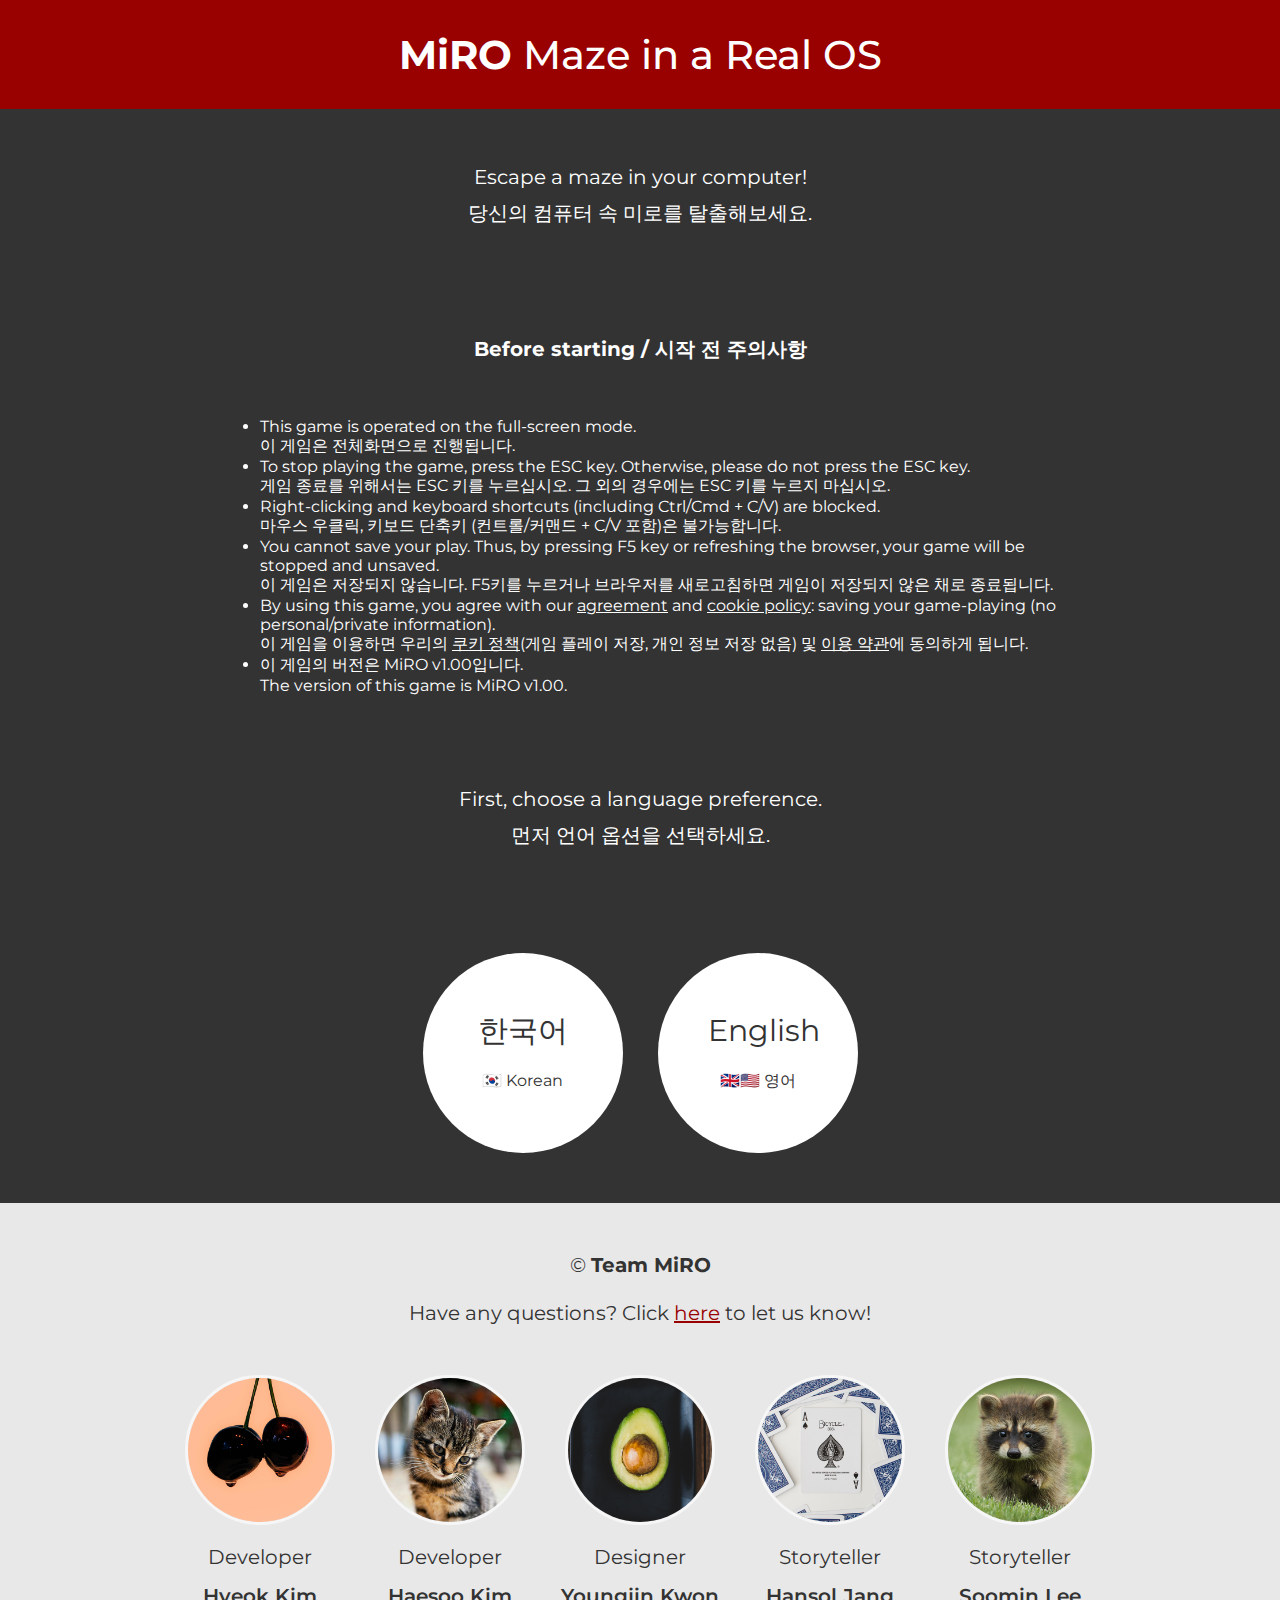
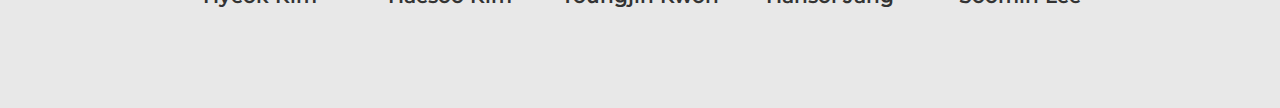
<file: index.html>
<!doctype html>
<html>
  <head>
    <title>MiRO - Maze in a Real OS</title>
    <link rel="stylesheet" href="./css/miro_main_page.css"/>
    <meta name="viewport" content="width=device-width, initial-scale=1">
    <script src="./js/fullscreen.js"></script>
  </head>
  <body>
    <header>
      <strong>MiRO</strong> Maze in a Real OS
    </header>
    <section id="content-compatible" class="main-content">
      <p>
        Escape a maze in your computer! <br />
        당신의 컴퓨터 속 미로를 탈출해보세요.
      </p>
      <p>
        <strong>Before starting / 시작 전 주의사항</strong>
      </p>
      <ul>
        <li>This game is operated on the full-screen mode.<br/>이 게임은 전체화면으로 진행됩니다.</li>
        <li>To stop playing the game, press the ESC key. Otherwise, please do not press the ESC key.<br/>
          게임 종료를 위해서는 ESC 키를 누르십시오. 그 외의 경우에는 ESC 키를 누르지 마십시오.</li>
        <li>Right-clicking and keyboard shortcuts (including Ctrl/Cmd + C/V) are blocked.<br/>
          마우스 우클릭, 키보드 단축키 (컨트롤/커맨드 + C/V 포함)은 불가능합니다.</li>
        <li>You cannot save your play. Thus, by pressing F5 key or refreshing the browser, your game will be stopped and unsaved.<br/>
          이 게임은 저장되지 않습니다. F5키를 누르거나 브라우저를 새로고침하면 게임이 저장되지 않은 채로 종료됩니다.</li>
        <li>By using this game, you agree with our <a href="./policy2.html">agreement</a> and <a href="./policy2.html">cookie policy</a>: saving your game-playing (no personal/private information).<br/>
          이 게임을 이용하면 우리의 <a href="./policy2.html">쿠키 정책</a>(게임 플레이 저장, 개인 정보 저장 없음) 및 <a href="./policy2.html">이용 약관</a>에 동의하게 됩니다.</li>
        <li>
          이 게임의 버전은 MiRO v1.00입니다.<br/>
          The version of this game is MiRO v1.00.
        </li>
      </ul>
      <p><br/>
        First, choose a language preference.<br />
        먼저 언어 옵션을 선택하세요.
      </p>
      <p>
        <a href="./game.html">한국어<br/><em>🇰🇷 Korean</em></a>
        <a href="./en_game.html">English<br/><em>🇬🇧🇺🇸 영어</em></a>  
      </p>
    </section>
    <section id="content-incompatible" class="main-content">
      <p>
        You can escape a maze in your computer <br/>with a latest Chrome browser (70 and above) on a PC or Mac.<br /><br />
        당신의 컴퓨터 속에서 탈출하는 미로는 PC 또는 Mac 환경에서 <br />최신버전의 Chrome (70 이상)으로 즐길 수 있습니다.
      </p>
    </section>
    <footer>
      &copy; <strong>Team MiRO</strong><br/><br/>
      Have any questions? Click <a href="mailto:/kimhyuck777@gmail.com">here</a> to let us know!<br/>
      <section id="members">
        <article>
          <div class="image">
            <img src="./image/non_app/thumb_hyeok.png" />
          </div>
          <span class="role">
            Developer
          </span>
          <span class="name">
            Hyeok Kim
          </span>
        </article>
        <article>
          <div class="image">
            <img src="./image/non_app/thumb_haesoo.png" />
          </div>
          <span class="role">
            Developer
          </span>
          <span class="name">
            Haesoo Kim
          </span>
        </article>
        <article>
          <div class="image">
            <img src="./image/non_app/thumb_youngjin.png" />
          </div>
          <span class="role">
            Designer
          </span>
          <span class="name">
            Youngjin Kwon
          </span>
        </article>
        <article>
          <div class="image">
            <img src="./image/non_app/thumb_hansol.png" />
          </div>
          <span class="role">
            Storyteller
          </span>
          <span class="name">
            Hansol Jang
          </span>
        </article>
        <article>
          <div class="image">
            <img src="./image/non_app/thumb_soomin.png" />
          </div>
          <span class="role">
            Storyteller
          </span>
          <span class="name">
            Soomin Lee
          </span>
        </article>
      </section>
    </footer>
    <script>
      let compatability = parseInt(navigator.userAgent.match('Chrome/[0-9]+')?.[0]?.split("/")?.[1]) > 70;
      if (compatability) {
        document.getElementById("content-incompatible").style.display = 'none';
      } else {
        document.getElementById("content-compatible").style.display = 'none';
      }
    </script>
  </body>
</html>
</file>
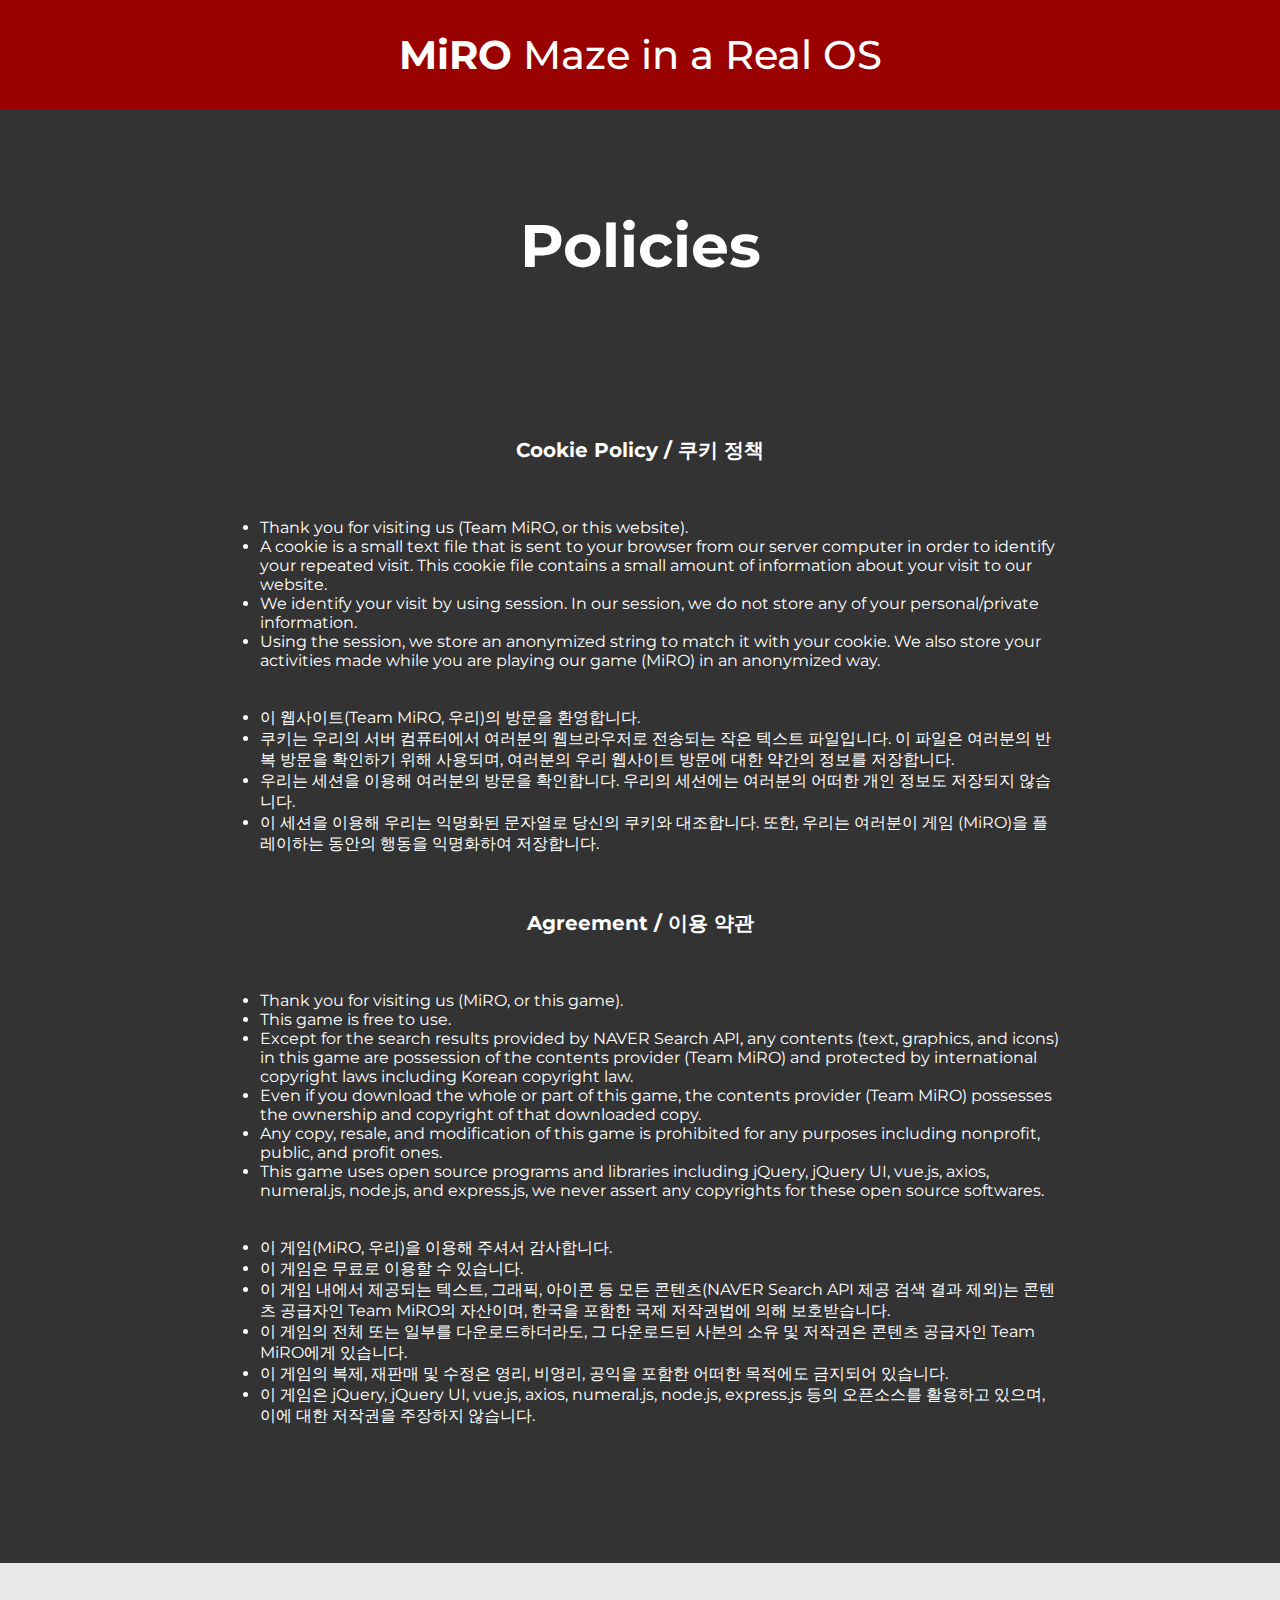
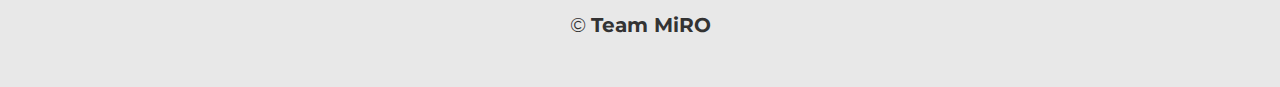
<file: policy2.html>
<!doctype html>
<html>

<head>
  <title>MiRO - Maze in a Real OS</title>
  <link rel="stylesheet" href="./css/miro_main_page.css" />
  <meta name="viewport" content="width=device-width, initial-scale=1">
  <script src="./js/fullscreen.js"></script>
</head>

<body>
  <header>
    <a href="./index.html"><strong>MiRO</strong> Maze in a Real OS</a>
  </header>

  <section id="content" class="main-content">
    <h1>Policies</h1>
    <p>
      <strong>Cookie Policy / 쿠키 정책</strong>
    </p>
    <ul>
      <li>Thank you for visiting us (Team MiRO, or this website).</li>
      <li>A cookie is a small text file that is sent to your browser from our server computer in order to identify your
        repeated visit. This cookie file contains a small amount of information about your visit to our website.</li>
      <li>We identify your visit by using session. In our session, we do not store any of your personal/private
        information.</li>
      <li>Using the session, we store an anonymized string to match it with your cookie. We also store your activities
        made while you are playing our game (MiRO) in an anonymized way.</li>
    </ul>
    <br /><br />
    <ul>
      <li>이 웹사이트(Team MiRO, 우리)의 방문을 환영합니다.</li>
      <li>쿠키는 우리의 서버 컴퓨터에서 여러분의 웹브라우저로 전송되는 작은 텍스트 파일입니다. 이 파일은 여러분의 반복 방문을 확인하기 위해 사용되며, 여러분의 우리 웹사이트 방문에 대한 약간의 정보를
        저장합니다.</li>
      <li>우리는 세션을 이용해 여러분의 방문을 확인합니다. 우리의 세션에는 여러분의 어떠한 개인 정보도 저장되지 않습니다.</li>
      <li>이 세션을 이용해 우리는 익명화된 문자열로 당신의 쿠키와 대조합니다. 또한, 우리는 여러분이 게임 (MiRO)을 플레이하는 동안의 행동을 익명화하여 저장합니다.</li>
    </ul>
    <p>
      <strong>Agreement / 이용 약관</strong>
    </p>
    <ul>
      <li>Thank you for visiting us (MiRO, or this game).</li>
      <li>This game is free to use.</li>
      <li>Except for the search results provided by NAVER Search API, any contents (text, graphics, and icons) in this
        game are possession of the contents provider (Team MiRO) and protected by international copyright laws including
        Korean copyright law.</li>
      <li>Even if you download the whole or part of this game, the contents provider (Team MiRO) possesses the ownership
        and copyright of that downloaded copy.</li>
      <li>Any copy, resale, and modification of this game is prohibited for any purposes including nonprofit, public,
        and profit ones.</li>
      <li>This game uses open source programs and libraries including jQuery, jQuery UI, vue.js, axios, numeral.js,
        node.js, and express.js, we never assert any copyrights for these open source softwares.</li>
    </ul>
    <br /><br />
    <ul>
      <li>이 게임(MiRO, 우리)을 이용해 주셔서 감사합니다.</li>
      <li>이 게임은 무료로 이용할 수 있습니다.</li>
      <li>이 게임 내에서 제공되는 텍스트, 그래픽, 아이콘 등 모든 콘텐츠(NAVER Search API 제공 검색 결과 제외)는 콘텐츠 공급자인 Team MiRO의 자산이며, 한국을 포함한 국제 저작권법에
        의해 보호받습니다.</li>
      <li>이 게임의 전체 또는 일부를 다운로드하더라도, 그 다운로드된 사본의 소유 및 저작권은 콘텐츠 공급자인 Team MiRO에게 있습니다.</li>
      <li>이 게임의 복제, 재판매 및 수정은 영리, 비영리, 공익을 포함한 어떠한 목적에도 금지되어 있습니다.</li>
      <li>이 게임은 jQuery, jQuery UI, vue.js, axios, numeral.js, node.js, express.js 등의 오픈소스를 활용하고 있으며, 이에 대한 저작권을 주장하지
        않습니다.</li>
    </ul>
    <p>
      <br />
    </p>
  </section>
  <footer>
    &copy; <strong>Team MiRO</strong>
  </footer>
</body>

</html>
</file>
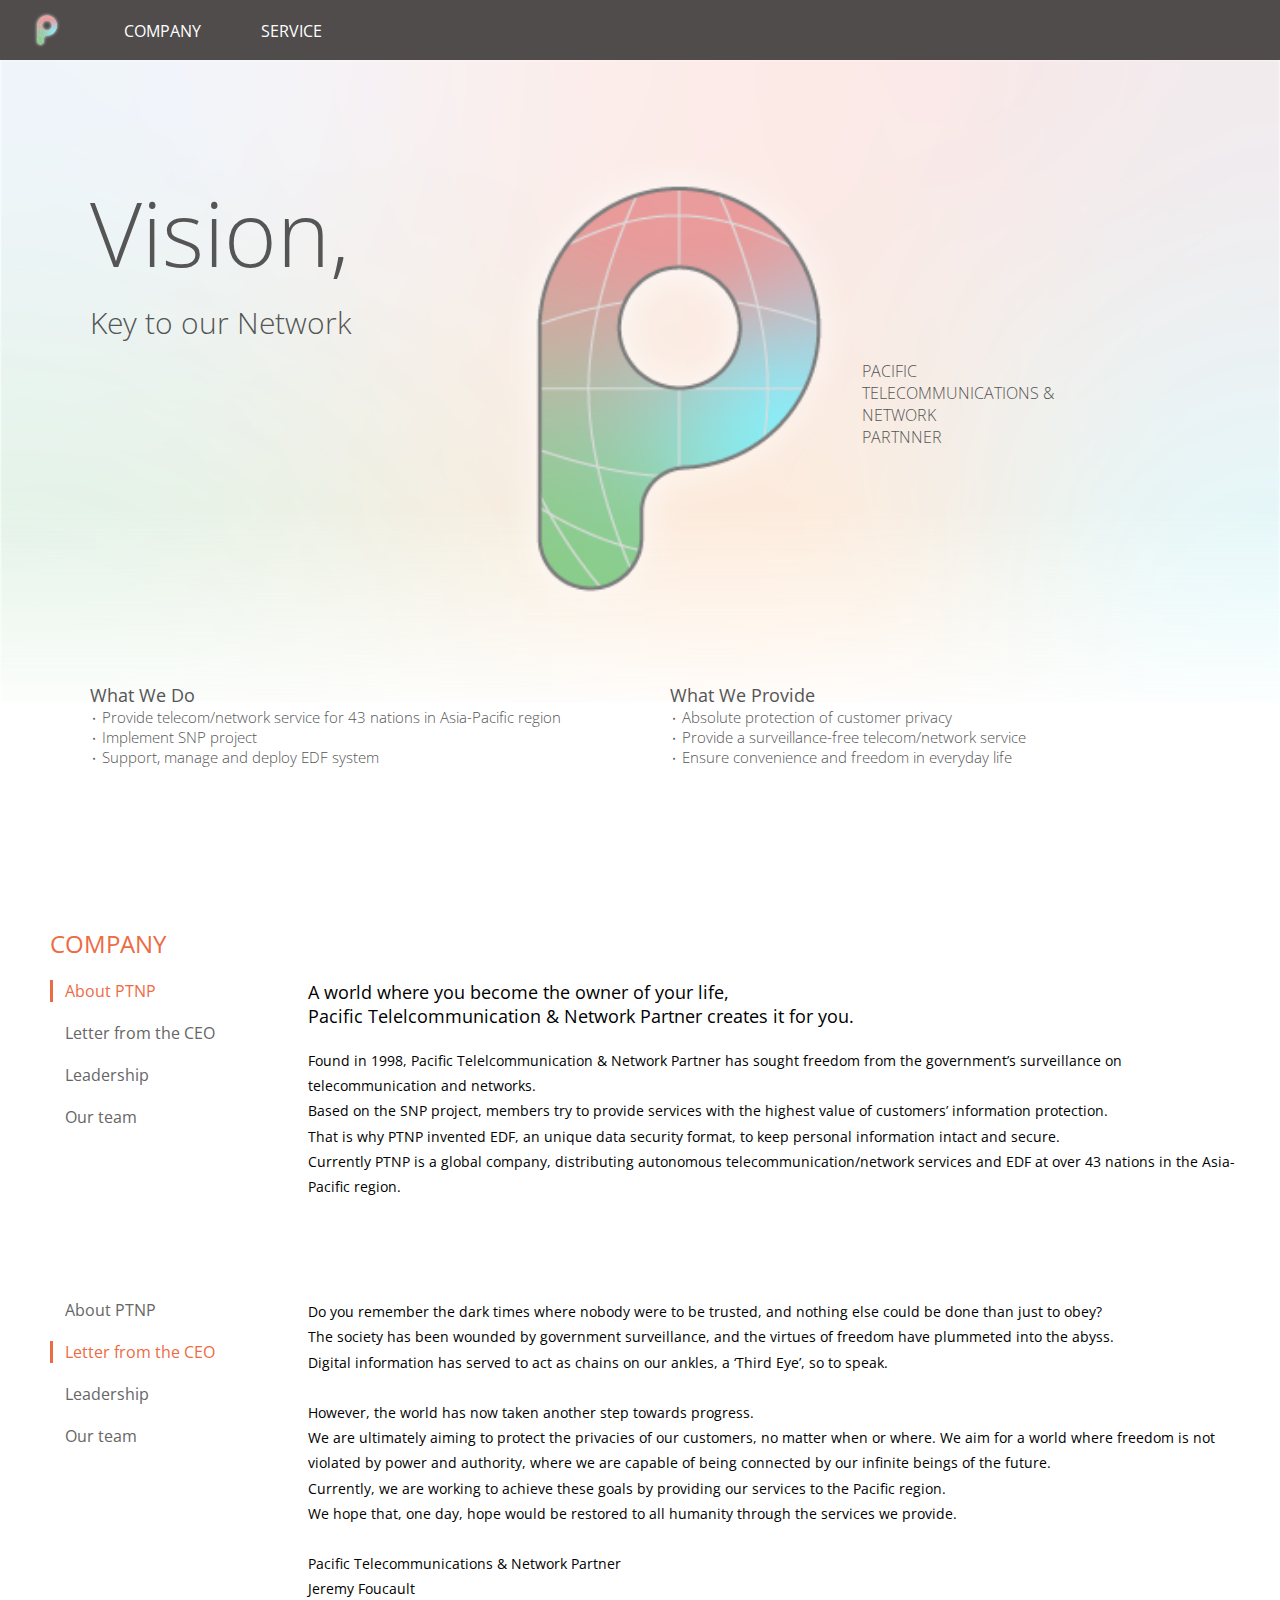
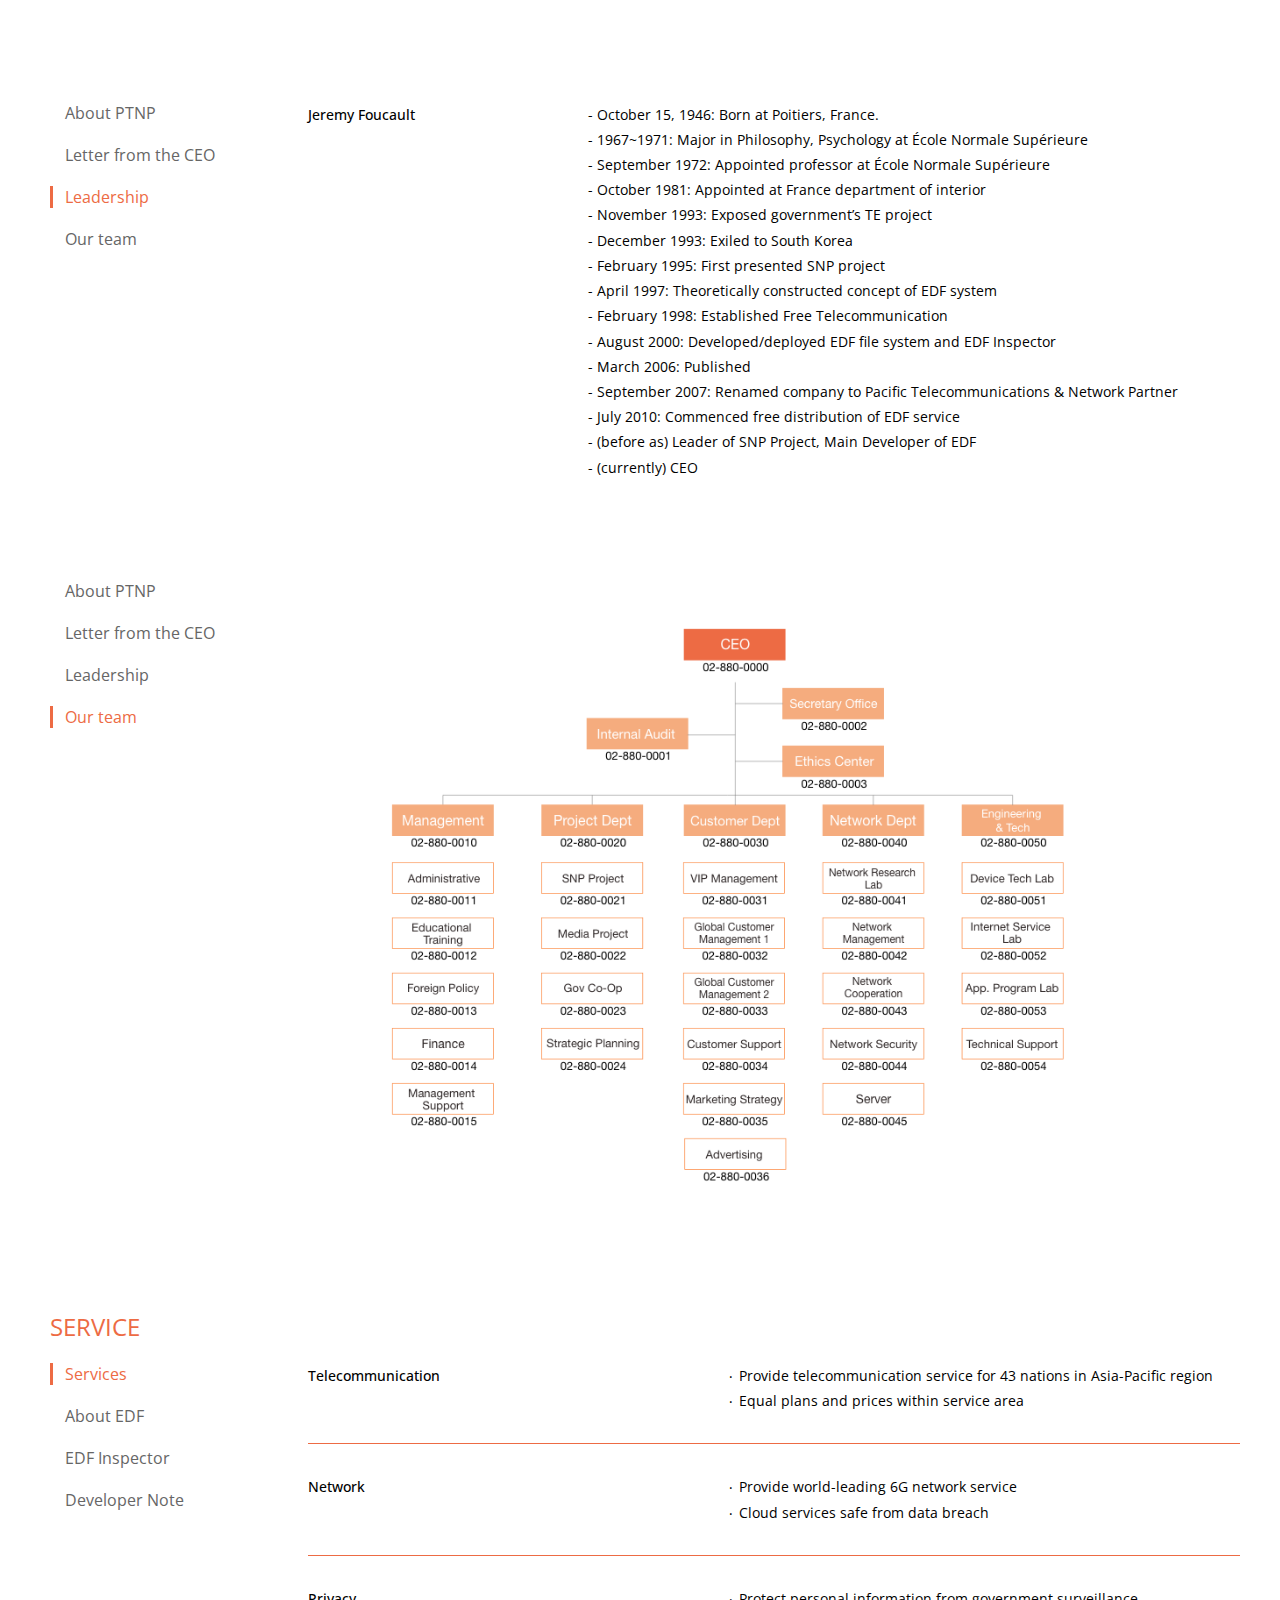
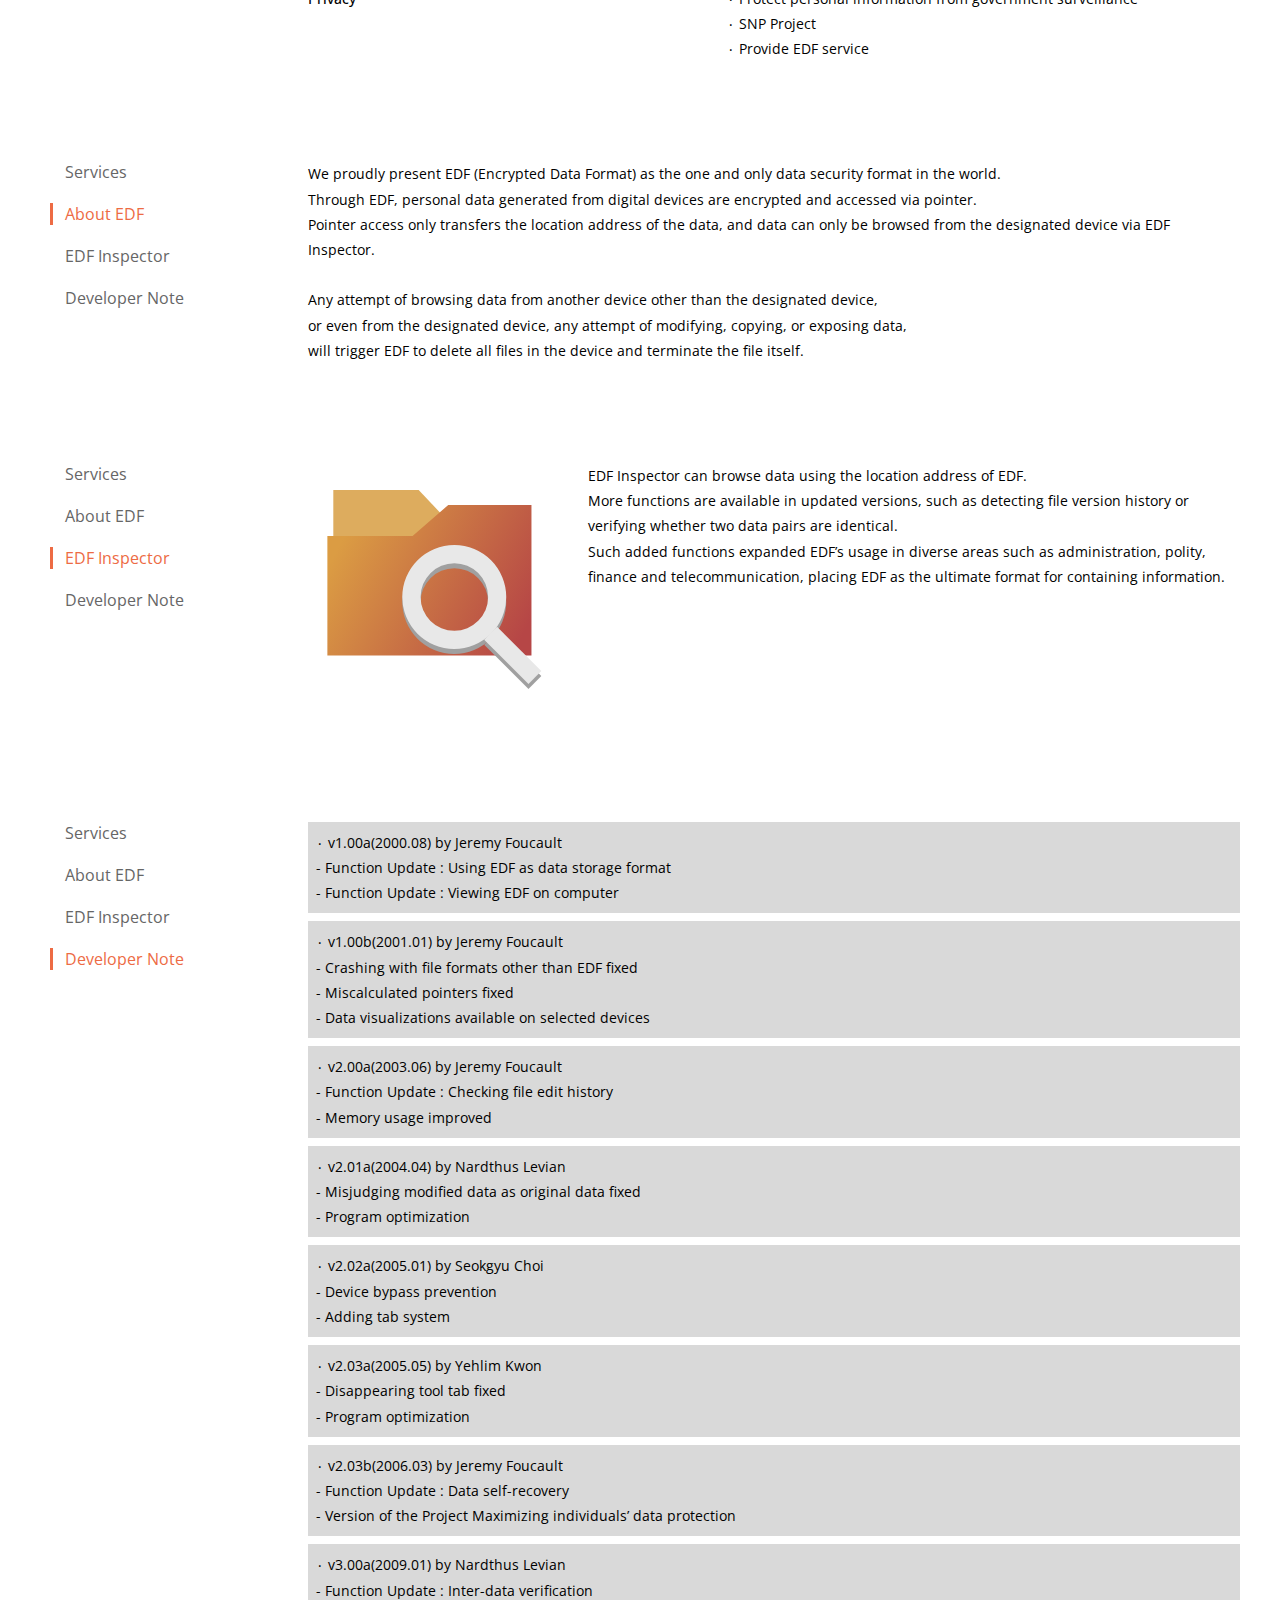
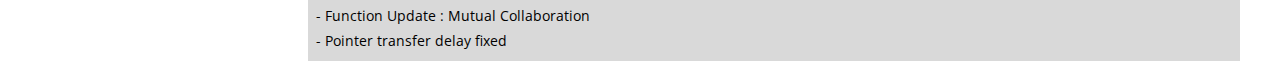
<file: web/intranet.html>
<!doctype html>
<html>
  <head>
    <title></title>
    <link rel="stylesheet" href="../css/miro_game_web.css"/>
    <meta name="viewport" content="width=device-width, initial-scale=1">
  </head>
  <body>
    <div id="intranet_menu">
      <img class="logo" src="../image/web/intranet_logo.png" />
      <a class="menu" href="#company">COMPANY</a>
      <a class="menu" href="#service">SERVICE</a>
    </div>
    <div id="intranet_content">
      <div id="top_area">
        <div class="line">
          <div class="slogan">
            <span class="big">Vision,</span>
            <span class="small">Key to our Network</span>
          </div>
          <div class="logo">
            <img src="../image/web/intranet_logo.png" />
          </div>
          <div class="name">
            PACIFIC<br/>
            TELECOMMUNICATIONS &<br/>
            NETWORK<br/>
            PARTNNER<br/>
          </div>
        </div>
        <div class="line">
          <div class="desc">
            <span class="subtitle">What We Do</span>
            <span class="content">
              ۰ Provide telecom/network service for 43 nations in Asia-Pacific region<br/>
              ۰ Implement SNP project<br/>
              ۰ Support, manage and deploy EDF system
            </span>
          </div>
          
          <div class="desc">
            <span class="subtitle">What We Provide</span>
            <span class="content">
              ۰ Absolute protection of customer privacy<br/>
              ۰ Provide a surveillance-free telecom/network service<br/>
              ۰ Ensure convenience and freedom in everyday life
            </span>
          </div>
        </div>
      </div>
      
      <!--company-->
      <a name="company"></a>
      <a name="company_1"></a>
      <div class="content_area" name="company">
        <div class="title">COMPANY</div>
        <!--content 1-->
        <div class="content no-padding">
          <div class="side">
            <div class="active"><a href="#company_1">About PTNP</a></div>
            <div><a href="#company_2">Letter from the CEO</a></div>
            <div><a href="#company_3">Leadership</a></div>
            <div><a href="#company_4">Our team</a></div>
          </div>
          <div class="desc">
            <div class="catch">A world where you become the owner of your life, <br />Pacific Telelcommunication & Network Partner creates it for you.</div>
            <div class="body">
              Found in 1998, Pacific Telelcommunication & Network Partner has sought freedom from the government’s surveillance on telecommunication and networks.<br/>
              Based on the SNP project, members try to provide services with the highest value of customers’ information protection.<br/>
              That is why PTNP invented EDF, an unique data security format, to keep personal information intact and secure.<br/>
              Currently PTNP is a global company, distributing autonomous telecommunication/network services and EDF at over 43 nations in the Asia-Pacific region.
            </div>
          </div>
        </div>
        
        <!--content 2-->
        <a name="company_2"></a>
        <div class="content">
          <div class="side">
            <div><a href="#company_1">About PTNP</a></div>
            <div class="active"><a href="#company_2">Letter from the CEO</a></div>
            <div><a href="#company_3">Leadership</a></div>
            <div><a href="#company_4">Our team</a></div>
          </div>
          <div class="desc">
            <div class="body">
              Do you remember the dark times where nobody were to be trusted, and nothing else could be done than just to obey?<br/>
              The society has been wounded by government surveillance, and the virtues of freedom have plummeted into the abyss.<br/>
              Digital information has served to act as chains on our ankles, a ‘Third Eye’, so to speak.<br/>
              <br/>
              However, the world has now taken another step towards progress.<br/>
              We are ultimately aiming to protect the privacies of our customers, no matter when or where. We aim for a world where freedom is not violated by power and authority, where we are capable of being connected by our infinite beings of the future.<br/>
              Currently, we are working to achieve these goals by providing our services to the Pacific region.<br/>
              We hope that, one day, hope would be restored to all humanity through the services we provide.<br/>
              <br/>
              Pacific Telecommunications & Network Partner<br/>
              Jeremy Foucault
            </div>
          </div>
        </div>
        
        <!--content 3-->
        <a name="company_3"></a>
        <div class="content">
          <div class="side">
            <div><a href="#company_1">About PTNP</a></div>
            <div><a href="#company_2">Letter from the CEO</a></div>
            <div class="active"><a href="#company_3">Leadership</a></div>
            <div><a href="#company_4">Our team</a></div>
          </div>
          <div class="desc">
            <div class="body">
              <div class="foo">
                Jeremy Foucault
              </div>
              <div class="bar">
                - October 15, 1946: Born at Poitiers, France.<br/>
                - 1967~1971: Major in Philosophy, Psychology at École Normale Supérieure<br/>
                - September 1972: Appointed professor at École Normale Supérieure<br/>
                - October 1981: Appointed at France department of interior<br/>
                - November 1993: Exposed government’s TE project<br/>
                - December 1993: Exiled to South Korea<br/>
                - February 1995: First presented SNP project<br/>
                - April 1997: Theoretically constructed concept of EDF system<br/>
                - February 1998: Established Free Telecommunication<br/>
                - August 2000: Developed/deployed EDF file system and EDF Inspector<br/>
                - March 2006: Published <About Reason and Power><br/>
                - September 2007: Renamed company to Pacific Telecommunications & Network Partner<br/>
                - July 2010: Commenced free distribution of EDF service<br/>
                - (before as) Leader of SNP Project, Main Developer of EDF<br/>
                - (currently) CEO
              </div>
            </div>
          </div>
        </div>
        
        <!--content 4-->
        <a name="company_4"></a>
        <div class="content">
          <div class="side">
            <div><a href="#company_1">About PTNP</a></div>
            <div><a href="#company_2">Letter from the CEO</a></div>
            <div><a href="#company_3">Leadership</a></div>
            <div class="active"><a href="#company_4">Our team</a></div>
          </div>
          <div class="desc">
            <div class="body">
              <img src="../image/web/grouptree_eng.png" />
            </div>
          </div>
        </div>
        
      </div>
      
      <!--service-->
      <a name="service"></a>
      <a name="service_1"></a>
      <div class="content_area" name="service">
        <div class="title">SERVICE</div>
        <!--content 1-->
        <div class="content no-padding">
          <div class="side">
            <div class="active"><a href="#service_1">Services</a></div>
            <div><a href="#service_2">About EDF</a></div>
            <div><a href="#service_3">EDF Inspector</a></div>
            <div><a href="#service_4">Developer Note</a></div>
          </div>
          <div class="desc">
            <div class="body">
             <div class="cell1">
               
               <div class="foo">
                 Telecommunication
               </div>
               <div class="bar">
                ۰ Provide telecommunication service for 43 nations in Asia-Pacific region<br/>
                ۰ Equal plans and prices within service area
               </div>
               
             </div>
             <div class="cell1">
               
               <div class="foo">
                 Network
               </div>
               <div class="bar">
                ۰ Provide world-leading 6G network service<br/>
                ۰ Cloud services safe from data breach
               </div>
               
             </div>
             <div class="cell0">
               
               <div class="foo">
                 Privacy
               </div>
               <div class="bar">
                ۰ Protect personal information from government surveillance<br/>
                ۰ SNP Project<br/>
                ۰ Provide EDF service
               </div>
    
             </div>
            </div>
          </div>
        </div>
        
        <!--content 2-->
        <a name="service_2"></a>
        <div class="content">
          <div class="side">
            <div><a href="#service_1">Services</a></div>
            <div class="active"><a href="#service_2">About EDF</a></div>
            <div><a href="#service_3">EDF Inspector</a></div>
            <div><a href="#service_4">Developer Note</a></div>
          </div>
          <div class="desc">
            <div class="body">
              We proudly present EDF (Encrypted Data Format) as the one and only data security format in the world.<br/>
              Through EDF, personal data generated from digital devices are encrypted and accessed via pointer.<br/>
              Pointer access only transfers the location address of the data, and data can only be browsed from the designated device via EDF Inspector.<br/>
              <br/>
              Any attempt of browsing data from another device other than the designated device,<br/>
              or even from the designated device, any attempt of modifying, copying, or exposing data,<br/>
              will trigger EDF to delete all files in the device and terminate the file itself.
            </div>
          </div>
        </div>
        
        <!--content 3-->
        <a name="service_3"></a>
        <div class="content">
          <div class="side">
            <div><a href="#service_1">Services</a></div>
            <div><a href="#service_2">About EDF</a></div>
            <div class="active"><a href="#service_3">EDF Inspector</a></div>
            <div><a href="#service_4">Developer Note</a></div>
          </div>
          <div class="desc">
            <div class="body">
              <div class="foo">
                <img src="../image/web/inspector_icon.svg" />
              </div>
              <div class="bar">
                EDF Inspector can browse data using the location address of EDF.<br/>
                More functions are available in updated versions, such as detecting file version history or verifying whether two data pairs are identical.<br/>
                Such added functions expanded EDF’s usage in diverse areas such as administration, polity, finance and telecommunication, placing EDF as the ultimate format for containing information.<br/>
              </div>
            </div>
          </div>
        </div>
        
        <!--content 4-->
        <a name="service_4"></a>
        <div class="content">
          <div class="side">
            <div><a href="#service_1">Services</a></div>
            <div><a href="#service_2">About EDF</a></div>
            <div><a href="#service_3">EDF Inspector</a></div>
            <div class="active"><a href="#service_4">Developer Note</a></div>
          </div>
          <div class="desc">
            <div class="body">
              <div class="cell3">
                ۰ v1.00a(2000.08) by Jeremy Foucault<br />
                - Function Update : Using EDF as data storage format<br />
                - Function Update : Viewing EDF on computer
              </div>
              <div class="cell3">
                ۰ v1.00b(2001.01) by Jeremy Foucault<br />
                - Crashing with file formats other than EDF fixed<br />
                - Miscalculated pointers fixed<br />
                - Data visualizations available on selected devices
              </div>
              <div class="cell3">
                ۰ v2.00a(2003.06) by Jeremy Foucault<br />
                - Function Update : Checking file edit history<br />
                - Memory usage improved
              </div>
              <div class="cell3">
                ۰ v2.01a(2004.04) by Nardthus Levian<br />
                - Misjudging modified data as original data fixed<br />
                - Program optimization
              </div>
              <div class="cell3">
                ۰ v2.02a(2005.01) by Seokgyu Choi<br />
                - Device bypass prevention<br />
                - Adding tab system
              </div>
              <div class="cell3">
                ۰ v2.03a(2005.05) by Yehlim Kwon<br />
                - Disappearing tool tab fixed<br/>
                - Program optimization
              </div>
              <div class="cell3">
                ۰ v2.03b(2006.03) by Jeremy Foucault<br />
                - Function Update : Data self-recovery<br />
                - Version of the Project Maximizing individuals’ data protection
              </div>
              <div class="cell3">
                ۰ v3.00a(2009.01) by Nardthus Levian<br />
                - Function Update : Inter-data verification<br />
                - Function Update : Mutual Collaboration<br />
                - Pointer transfer delay fixed
              </div>
            </div>
          </div>
        </div>
        
      </div>
      
    </div>
    <script>
      document.addEventListener('contextmenu', event => event.preventDefault());
    </script>
  </body>
</html>
</file>
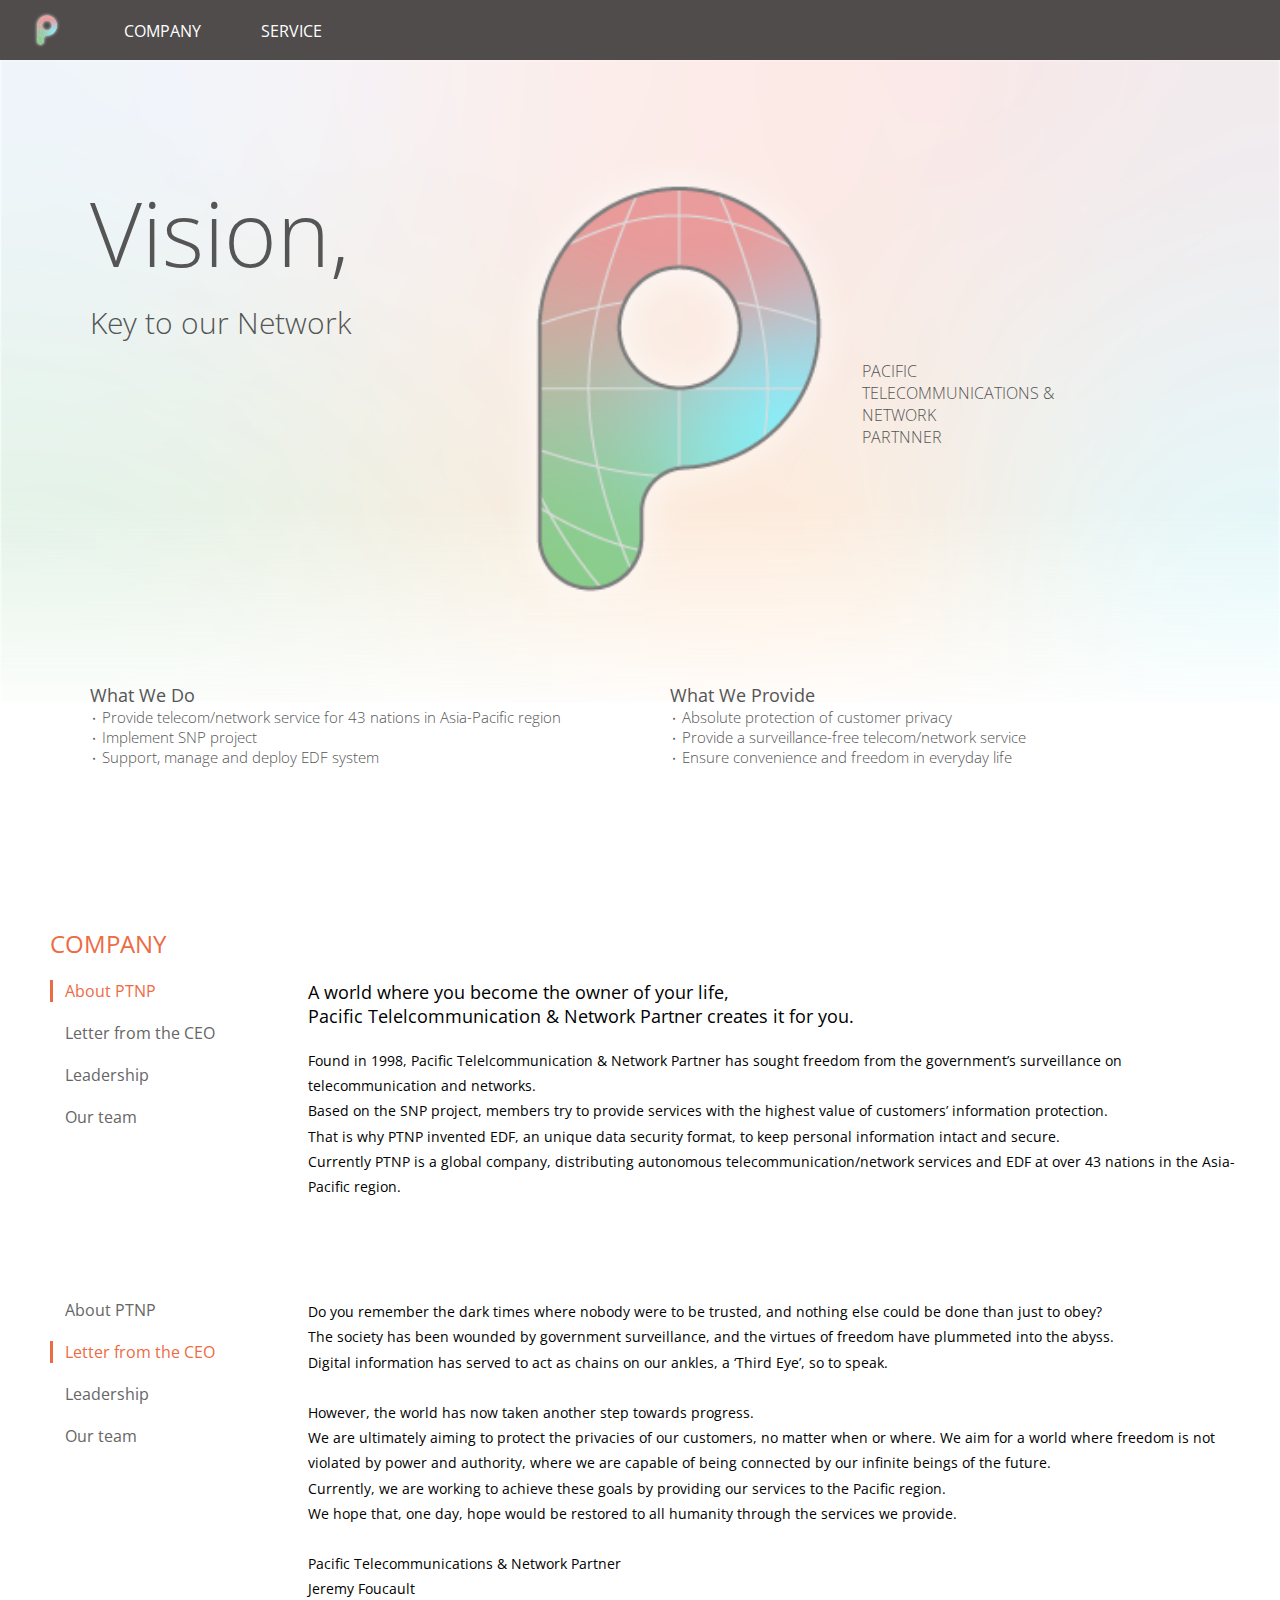
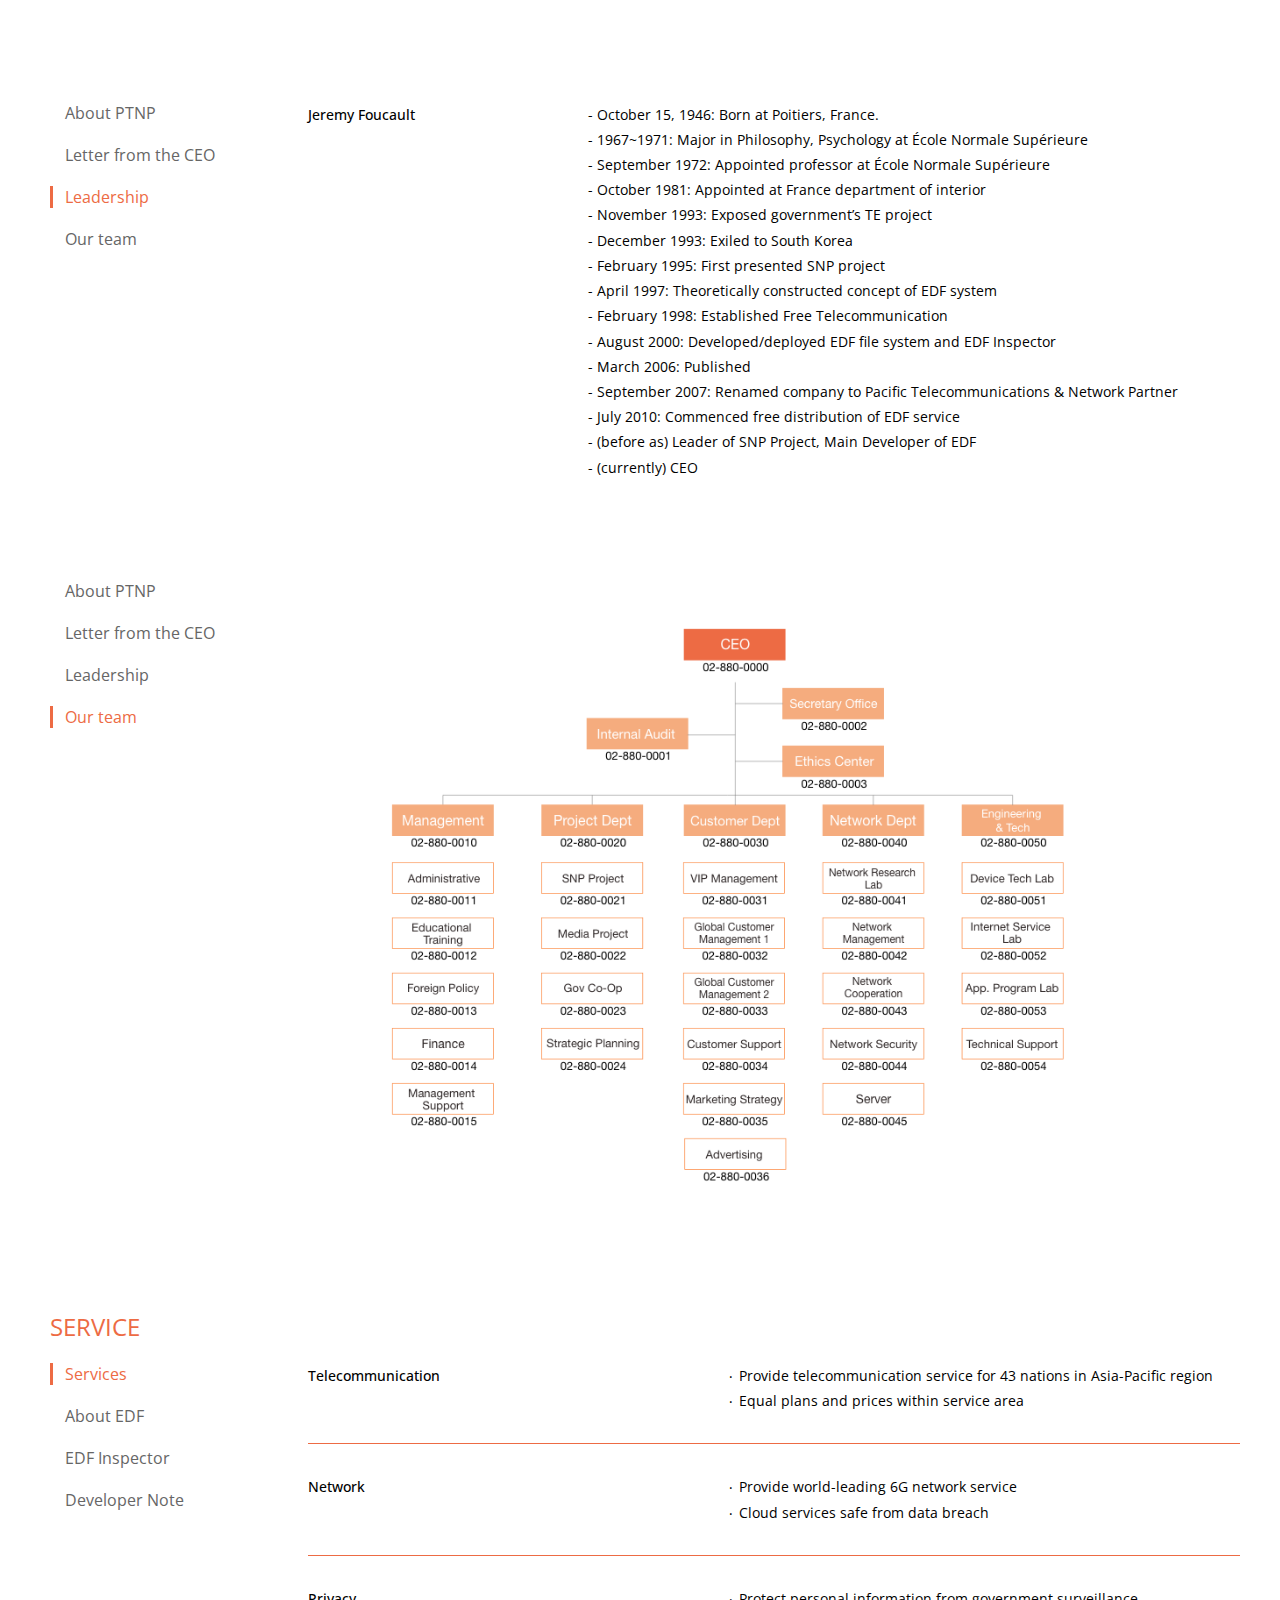
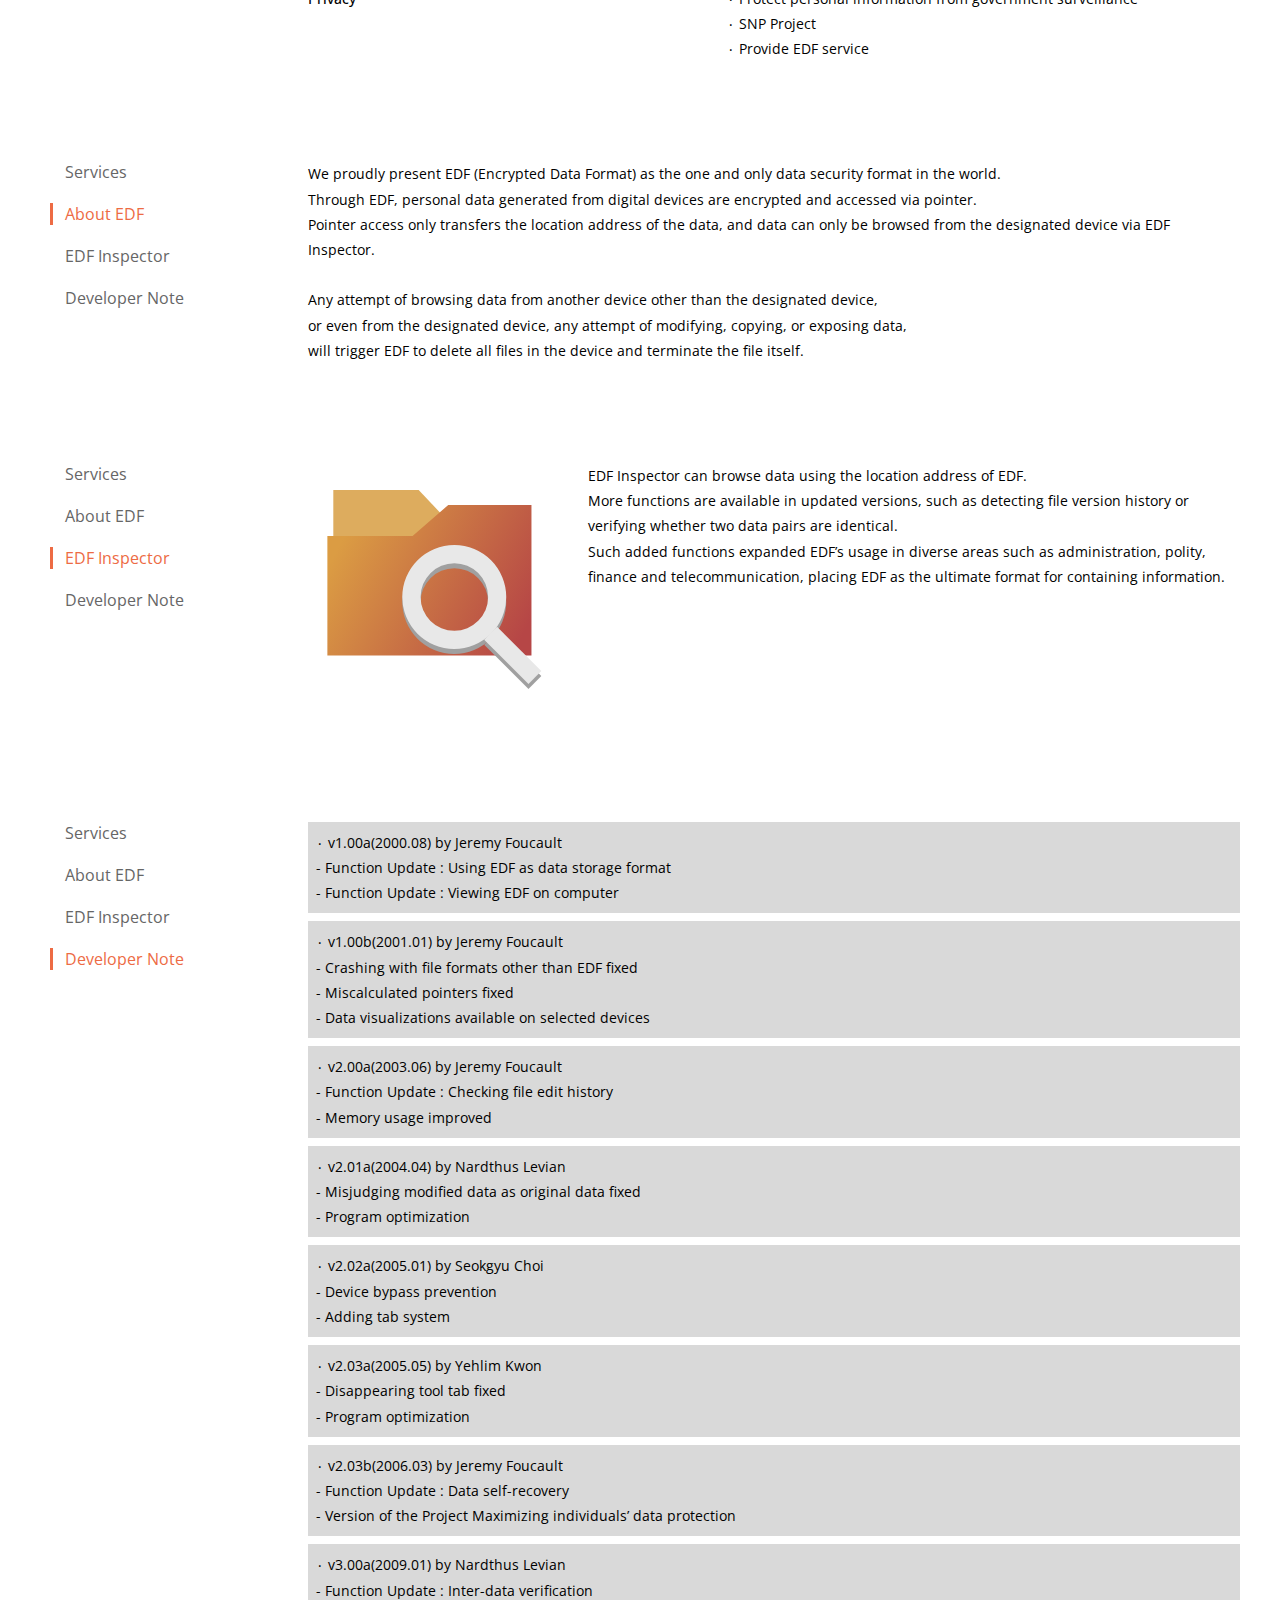
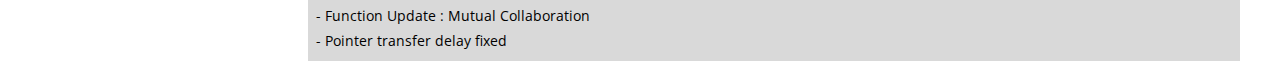
<file: web/intranet_en.html>
<!doctype html>
<html>

<head>
  <title></title>
  <link rel="stylesheet" href="../css/miro_game_web.css" />
  <meta name="viewport" content="width=device-width, initial-scale=1">
</head>

<body>
  <div id="intranet_menu">
    <img class="logo" src="../image/web/intranet_logo.png" />
    <a class="menu" href="#company">COMPANY</a>
    <a class="menu" href="#service">SERVICE</a>
  </div>
  <div id="intranet_content">
    <div id="top_area">
      <div class="line">
        <div class="slogan">
          <span class="big">Vision,</span>
          <span class="small">Key to our Network</span>
        </div>
        <div class="logo">
          <img src="../image/web/intranet_logo.png" />
        </div>
        <div class="name">
          PACIFIC<br />
          TELECOMMUNICATIONS &<br />
          NETWORK<br />
          PARTNNER<br />
        </div>
      </div>
      <div class="line">
        <div class="desc">
          <span class="subtitle">What We Do</span>
          <span class="content">
            ۰ Provide telecom/network service for 43 nations in Asia-Pacific region<br />
            ۰ Implement SNP project<br />
            ۰ Support, manage and deploy EDF system
          </span>
        </div>

        <div class="desc">
          <span class="subtitle">What We Provide</span>
          <span class="content">
            ۰ Absolute protection of customer privacy<br />
            ۰ Provide a surveillance-free telecom/network service<br />
            ۰ Ensure convenience and freedom in everyday life
          </span>
        </div>
      </div>
    </div>

    <!--company-->
    <a name="company"></a>
    <a name="company_1"></a>
    <div class="content_area" name="company">
      <div class="title">COMPANY</div>
      <!--content 1-->
      <div class="content no-padding">
        <div class="side">
          <div class="active"><a href="#company_1">About PTNP</a></div>
          <div><a href="#company_2">Letter from the CEO</a></div>
          <div><a href="#company_3">Leadership</a></div>
          <div><a href="#company_4">Our team</a></div>
        </div>
        <div class="desc">
          <div class="catch">A world where you become the owner of your life, <br />Pacific Telelcommunication & Network
            Partner creates it for you.</div>
          <div class="body">
            Found in 1998, Pacific Telelcommunication & Network Partner has sought freedom from the government’s
            surveillance on telecommunication and networks.<br />
            Based on the SNP project, members try to provide services with the highest value of customers’ information
            protection.<br />
            That is why PTNP invented EDF, an unique data security format, to keep personal information intact and
            secure.<br />
            Currently PTNP is a global company, distributing autonomous telecommunication/network services and EDF at
            over 43 nations in the Asia-Pacific region.
          </div>
        </div>
      </div>

      <!--content 2-->
      <a name="company_2"></a>
      <div class="content">
        <div class="side">
          <div><a href="#company_1">About PTNP</a></div>
          <div class="active"><a href="#company_2">Letter from the CEO</a></div>
          <div><a href="#company_3">Leadership</a></div>
          <div><a href="#company_4">Our team</a></div>
        </div>
        <div class="desc">
          <div class="body">
            Do you remember the dark times where nobody were to be trusted, and nothing else could be done than just to
            obey?<br />
            The society has been wounded by government surveillance, and the virtues of freedom have plummeted into the
            abyss.<br />
            Digital information has served to act as chains on our ankles, a ‘Third Eye’, so to speak.<br />
            <br />
            However, the world has now taken another step towards progress.<br />
            We are ultimately aiming to protect the privacies of our customers, no matter when or where. We aim for a
            world where freedom is not violated by power and authority, where we are capable of being connected by our
            infinite beings of the future.<br />
            Currently, we are working to achieve these goals by providing our services to the Pacific region.<br />
            We hope that, one day, hope would be restored to all humanity through the services we provide.<br />
            <br />
            Pacific Telecommunications & Network Partner<br />
            Jeremy Foucault
          </div>
        </div>
      </div>

      <!--content 3-->
      <a name="company_3"></a>
      <div class="content">
        <div class="side">
          <div><a href="#company_1">About PTNP</a></div>
          <div><a href="#company_2">Letter from the CEO</a></div>
          <div class="active"><a href="#company_3">Leadership</a></div>
          <div><a href="#company_4">Our team</a></div>
        </div>
        <div class="desc">
          <div class="body">
            <div class="foo">
              Jeremy Foucault
            </div>
            <div class="bar">
              - October 15, 1946: Born at Poitiers, France.<br />
              - 1967~1971: Major in Philosophy, Psychology at École Normale Supérieure<br />
              - September 1972: Appointed professor at École Normale Supérieure<br />
              - October 1981: Appointed at France department of interior<br />
              - November 1993: Exposed government’s TE project<br />
              - December 1993: Exiled to South Korea<br />
              - February 1995: First presented SNP project<br />
              - April 1997: Theoretically constructed concept of EDF system<br />
              - February 1998: Established Free Telecommunication<br />
              - August 2000: Developed/deployed EDF file system and EDF Inspector<br />
              - March 2006: Published <About Reason and Power><br />
                - September 2007: Renamed company to Pacific Telecommunications & Network Partner<br />
                - July 2010: Commenced free distribution of EDF service<br />
                - (before as) Leader of SNP Project, Main Developer of EDF<br />
                - (currently) CEO
            </div>
          </div>
        </div>
      </div>

      <!--content 4-->
      <a name="company_4"></a>
      <div class="content">
        <div class="side">
          <div><a href="#company_1">About PTNP</a></div>
          <div><a href="#company_2">Letter from the CEO</a></div>
          <div><a href="#company_3">Leadership</a></div>
          <div class="active"><a href="#company_4">Our team</a></div>
        </div>
        <div class="desc">
          <div class="body">
            <img src="../image/web/grouptree_eng.png" />
          </div>
        </div>
      </div>

    </div>

    <!--service-->
    <a name="service"></a>
    <a name="service_1"></a>
    <div class="content_area" name="service">
      <div class="title">SERVICE</div>
      <!--content 1-->
      <div class="content no-padding">
        <div class="side">
          <div class="active"><a href="#service_1">Services</a></div>
          <div><a href="#service_2">About EDF</a></div>
          <div><a href="#service_3">EDF Inspector</a></div>
          <div><a href="#service_4">Developer Note</a></div>
        </div>
        <div class="desc">
          <div class="body">
            <div class="cell1">

              <div class="foo">
                Telecommunication
              </div>
              <div class="bar">
                ۰ Provide telecommunication service for 43 nations in Asia-Pacific region<br />
                ۰ Equal plans and prices within service area
              </div>

            </div>
            <div class="cell1">

              <div class="foo">
                Network
              </div>
              <div class="bar">
                ۰ Provide world-leading 6G network service<br />
                ۰ Cloud services safe from data breach
              </div>

            </div>
            <div class="cell0">

              <div class="foo">
                Privacy
              </div>
              <div class="bar">
                ۰ Protect personal information from government surveillance<br />
                ۰ SNP Project<br />
                ۰ Provide EDF service
              </div>

            </div>
          </div>
        </div>
      </div>

      <!--content 2-->
      <a name="service_2"></a>
      <div class="content">
        <div class="side">
          <div><a href="#service_1">Services</a></div>
          <div class="active"><a href="#service_2">About EDF</a></div>
          <div><a href="#service_3">EDF Inspector</a></div>
          <div><a href="#service_4">Developer Note</a></div>
        </div>
        <div class="desc">
          <div class="body">
            We proudly present EDF (Encrypted Data Format) as the one and only data security format in the world.<br />
            Through EDF, personal data generated from digital devices are encrypted and accessed via pointer.<br />
            Pointer access only transfers the location address of the data, and data can only be browsed from the
            designated device via EDF Inspector.<br />
            <br />
            Any attempt of browsing data from another device other than the designated device,<br />
            or even from the designated device, any attempt of modifying, copying, or exposing data,<br />
            will trigger EDF to delete all files in the device and terminate the file itself.
          </div>
        </div>
      </div>

      <!--content 3-->
      <a name="service_3"></a>
      <div class="content">
        <div class="side">
          <div><a href="#service_1">Services</a></div>
          <div><a href="#service_2">About EDF</a></div>
          <div class="active"><a href="#service_3">EDF Inspector</a></div>
          <div><a href="#service_4">Developer Note</a></div>
        </div>
        <div class="desc">
          <div class="body">
            <div class="foo">
              <img src="../image/web/inspector_icon.svg" />
            </div>
            <div class="bar">
              EDF Inspector can browse data using the location address of EDF.<br />
              More functions are available in updated versions, such as detecting file version history or verifying
              whether two data pairs are identical.<br />
              Such added functions expanded EDF’s usage in diverse areas such as administration, polity, finance and
              telecommunication, placing EDF as the ultimate format for containing information.<br />
            </div>
          </div>
        </div>
      </div>

      <!--content 4-->
      <a name="service_4"></a>
      <div class="content">
        <div class="side">
          <div><a href="#service_1">Services</a></div>
          <div><a href="#service_2">About EDF</a></div>
          <div><a href="#service_3">EDF Inspector</a></div>
          <div class="active"><a href="#service_4">Developer Note</a></div>
        </div>
        <div class="desc">
          <div class="body">
            <div class="cell3">
              ۰ v1.00a(2000.08) by Jeremy Foucault<br />
              - Function Update : Using EDF as data storage format<br />
              - Function Update : Viewing EDF on computer
            </div>
            <div class="cell3">
              ۰ v1.00b(2001.01) by Jeremy Foucault<br />
              - Crashing with file formats other than EDF fixed<br />
              - Miscalculated pointers fixed<br />
              - Data visualizations available on selected devices
            </div>
            <div class="cell3">
              ۰ v2.00a(2003.06) by Jeremy Foucault<br />
              - Function Update : Checking file edit history<br />
              - Memory usage improved
            </div>
            <div class="cell3">
              ۰ v2.01a(2004.04) by Nardthus Levian<br />
              - Misjudging modified data as original data fixed<br />
              - Program optimization
            </div>
            <div class="cell3">
              ۰ v2.02a(2005.01) by Seokgyu Choi<br />
              - Device bypass prevention<br />
              - Adding tab system
            </div>
            <div class="cell3">
              ۰ v2.03a(2005.05) by Yehlim Kwon<br />
              - Disappearing tool tab fixed<br />
              - Program optimization
            </div>
            <div class="cell3">
              ۰ v2.03b(2006.03) by Jeremy Foucault<br />
              - Function Update : Data self-recovery<br />
              - Version of the Project Maximizing individuals’ data protection
            </div>
            <div class="cell3">
              ۰ v3.00a(2009.01) by Nardthus Levian<br />
              - Function Update : Inter-data verification<br />
              - Function Update : Mutual Collaboration<br />
              - Pointer transfer delay fixed
            </div>
          </div>
        </div>
      </div>

    </div>

  </div>
  <script>
    document.addEventListener('contextmenu', event => event.preventDefault());
  </script>
</body>

</html>
</file>
<file: css/miro_main_page.css>
@import url("https://fonts.googleapis.com/css?family=Montserrat:400,500,600,700");
html, body {
  width: 100%;
  height: 100%;
  margin: 0;
  padding: 0;
  color: #333333; }

div, section, header, footer {
  box-sizing: border-box; }

* {
  font-family: 'Montserrat', sans-serif; }

@media only screen and (min-width: 1000px) {
  header {
    width: 100%;
    background-color: #990100;
    color: #ffffff;
    text-align: center;
    padding: 30px 100px;
    font-size: 40px;
    font-weight: 500; }
    header a {
      color: #ffffff;
      text-decoration: none; }
  section.main-content {
    background-color: #333333;
    color: white; }
    section.main-content h1 {
      text-align: center;
      margin: 0;
      padding: 100px 50px;
      font-size: 60px; }
    section.main-content p {
      margin: auto;
      padding-top: 50px;
      padding-bottom: 50px;
      width: 700px;
      line-height: 180%;
      text-align: center;
      font-size: 20px; }
      section.main-content p a {
        display: inline-block;
        padding: 55px 50px;
        width: 200px;
        height: 200px;
        border-radius: 100px;
        font-size: 30px;
        line-height: 150%;
        text-decoration: none;
        color: #333333;
        background-color: white;
        box-sizing: border-box;
        margin: 0 15px; }
        section.main-content p a em {
          font-size: 16px;
          font-style: normal !important; }
    section.main-content ul {
      width: 800px;
      margin: auto; }
      section.main-content ul a {
        color: white; }
  footer {
    width: 100%;
    text-align: center;
    font-size: 20px;
    padding: 50px 0 50px 0;
    background-color: #E8E8E8; }
    footer a {
      color: #990100; }
    footer section {
      width: 950px;
      justify-content: center;
      margin: 50px auto;
      display: flex; }
      footer section article {
        width: 160px;
        margin: 0 15px 0 15px; }
        footer section article div.image {
          width: 150px;
          height: 150px;
          margin-bottom: 20px;
          margin-right: 5px;
          margin-left: 5px; }
          footer section article div.image img {
            width: 144px;
            height: 144px;
            border-radius: 75px;
            border: 3px solid #F6F6F6;
            transition: .3s; }
            footer section article div.image img:hover {
              box-shadow: 2px 2px 15px 3px rgba(0, 0, 0, 0.1); }
        footer section article span {
          display: block; }
          footer section article span.role {
            margin-bottom: 15px; }
          footer section article span.name {
            font-weight: 600; }
    footer p {
      width: 800px;
      margin: auto; }
    footer ul {
      width: 800px;
      margin: auto;
      text-align: left; } }

@media only screen and (max-width: 1000px) {
  header {
    width: 100%;
    background-color: #990100;
    color: #ffffff;
    text-align: center;
    padding: 20px 10px;
    font-size: 25px;
    font-weight: 500; }
    header a {
      color: #ffffff;
      text-decoration: none; }
  section.main-content {
    background-color: #333333;
    color: white; }
    section.main-content h1 {
      text-align: center;
      margin: 0;
      padding: 50px 20px 0 20px;
      font-size: 25px; }
    section.main-content p {
      margin: auto;
      padding-top: 50px;
      padding-bottom: 50px;
      width: 100%;
      line-height: 180%;
      text-align: center;
      font-size: 16px; }
      section.main-content p a {
        display: block;
        padding: 20px;
        width: 200px;
        border-radius: 15px;
        font-size: 20px;
        line-height: 120%;
        text-decoration: none;
        color: #333333;
        background-color: white;
        box-sizing: border-box;
        margin: 0 auto 20px; }
        section.main-content p a em {
          font-size: 14px;
          font-style: normal !important; }
  footer {
    width: 100%;
    text-align: center;
    font-size: 16px;
    padding: 50px 10px;
    background-color: #E8E8E8; }
    footer a {
      color: #990100; }
    footer section {
      width: 100%;
      margin: 50px auto;
      display: flex;
      flex-wrap: wrap;
      justify-content: space-evenly; }
      footer section article {
        width: 120px;
        margin: 0 15px 20px 15px; }
        footer section article div.image {
          width: 120px;
          height: 120px;
          margin-bottom: 20px;
          margin-right: 5px;
          margin-left: 5px; }
          footer section article div.image img {
            width: 116px;
            height: 116px;
            border-radius: 60px;
            border: 2px solid #F6F6F6;
            transition: .3s; }
            footer section article div.image img:hover {
              box-shadow: 2px 2px 15px 3px rgba(0, 0, 0, 0.1); }
        footer section article span {
          display: block; }
          footer section article span.role {
            margin-bottom: 15px; }
          footer section article span.name {
            font-weight: 600; }
    footer ul {
      text-align: left; } }
</file>
<file: css/miro_game_web.css>
@import url("https://fonts.googleapis.com/css?family=Open+Sans:300,300i,400,400i,600,600i,700,700i,800,800i");
* {
  font-family: 'Open Sans', sans-serif; }

input, button {
  box-sizing: border-box;
  -webkit-appearance: none; }

html,
body {
  height: 100%;
  width: 100%;
  margin: 0;
  padding: 0; }

header,
footer {
  display: none; }

div {
  box-sizing: border-box; }

.search_wrap {
  width: 100%;
  height: 100%; }
  .search_wrap .search_main_wrap {
    width: 500px;
    height: auto;
    position: absolute;
    top: 50%;
    left: 50%;
    transform: translate(-50%, -50%); }
    .search_wrap .search_main_wrap #search_logo {
      text-align: center; }
      .search_wrap .search_main_wrap #search_logo img {
        width: 182px; }
    .search_wrap .search_main_wrap .search_desc {
      font-size: 13px;
      color: #5a5a5a;
      margin-top: 5px;
      text-align: center; }
    .search_wrap .search_main_wrap .search_input {
      width: 448px;
      height: 40px;
      margin-top: 30px;
      margin-left: 25px;
      margin-right: 25px;
      box-sizing: border-box;
      padding: 0;
      border: 1px solid #5a5a5a;
      box-shadow: 0 3px 6px rgba(0, 0, 0, 0.38);
      display: flex; }
      .search_wrap .search_main_wrap .search_input input {
        padding: 0;
        line-height: 100%;
        height: 20px;
        font-size: 20px;
        color: black;
        border: 0;
        margin: 10px 6px;
        width: 415px; }
      .search_wrap .search_main_wrap .search_input button {
        padding: 0;
        border: 0;
        width: 27px;
        height: 27px;
        margin: 6.5px 6px; }
        .search_wrap .search_main_wrap .search_input button img {
          width: 27px;
          height: 27px; }
  .search_wrap .search_head {
    height: 68px;
    width: 100%;
    border-bottom: 1px solid #BABBBA;
    display: flex; }
    .search_wrap .search_head #search_logo {
      width: 65px;
      height: 23px;
      margin: 21px 0 24px 13px; }
      .search_wrap .search_head #search_logo img {
        width: 65px; }
    .search_wrap .search_head .search_input {
      width: 436px;
      height: 32px;
      margin: 16px 0 20px 38px;
      box-sizing: border-box;
      padding: 0;
      border: 1px solid #5a5a5a;
      box-shadow: 0 3px 6px rgba(0, 0, 0, 0.38);
      display: flex; }
      .search_wrap .search_head .search_input input {
        padding: 0;
        line-height: 100%;
        height: 16px;
        font-size: 16px;
        color: black;
        border: 0;
        margin: 8px 6px;
        width: 403px; }
      .search_wrap .search_head .search_input button {
        padding: 0;
        border: 0;
        width: 22px;
        height: 22px;
        margin: 5px 6px; }
        .search_wrap .search_head .search_input button img {
          width: 22px;
          height: 22px; }
  .search_wrap .search_result {
    width: 100%;
    padding: 10px 20px 30px 123px; }
    .search_wrap .search_result .search_count {
      font-size: 10px;
      color: #6a6a6a; }
    .search_wrap .search_result .search_result_item {
      margin-top: 20px;
      width: 446px;
      padding: 15px;
      border: 1px solid #707070;
      box-sizing: border-box; }
      .search_wrap .search_result .search_result_item span {
        display: block;
        overflow-x: hidden; }
      .search_wrap .search_result .search_result_item .title {
        font-size: 30px;
        color: #6a6a6a;
        margin-bottom: 15px; }
      .search_wrap .search_result .search_result_item .subtitle {
        font-size: 13px;
        color: #6a6a6a;
        margin-bottom: 30px; }
      .search_wrap .search_result .search_result_item .desc {
        font-size: 13px; }
      .search_wrap .search_result .search_result_item .topic {
        font-size: 13px;
        margin-top: 30px;
        margin-bottom: 10px; }
      .search_wrap .search_result .search_result_item .img_wrap {
        width: 100%;
        margin-left: -5px; }
        .search_wrap .search_result .search_result_item .img_wrap img {
          height: 68px;
          margin: 5px; }
    .search_wrap .search_result iframe {
      width: 100%;
      height: 400px; }

#intranet_menu {
  position: fixed;
  top: 0;
  background-color: #504C4C;
  width: 100%;
  height: 60px;
  display: flex; }
  #intranet_menu img.logo {
    height: 40px;
    padding: 10px 30px; }
  #intranet_menu a.menu {
    display: blocks;
    height: 20px;
    padding: 20px 30px;
    color: white;
    text-decoration: none; }

#intranet_content {
  padding-top: 60px;
  width: 100%; }

#top_area {
  width: 100%;
  background: url("../image/web/intranet_back.png");
  background-size: 100% auto;
  background-repeat: no-repeat;
  padding: 60px;
  color: #555;
  font-weight: 200; }
  #top_area .line {
    display: flex;
    flex-wrap: wrap; }
  #top_area .slogan {
    width: 36%;
    line-height: 160%;
    margin-top: 100px; }
    #top_area .slogan span {
      display: block;
      padding-left: 30px; }
    #top_area .slogan .big {
      font-size: 90px;
      height: 90px; }
    #top_area .slogan .small {
      font-size: 30px; }
  #top_area .logo {
    width: 40%;
    margin-left: -30px; }
    #top_area .logo img {
      width: 100%; }
  #top_area .name {
    width: 24%;
    padding-top: 240px;
    margin-left: -50px;
    font-size: 16px; }
  #top_area .desc {
    width: 50%;
    padding: 20px 30px 30px 30px; }
    #top_area .desc span {
      display: block; }
    #top_area .desc .subtitle {
      font-size: 18px;
      font-weight: 400; }
    #top_area .desc .content {
      font-size: 15px;
      font-weight: 200; }

.content_area {
  margin: 0 40px 0 50px;
  padding-top: 70px; }
  .content_area .title {
    font-size: 24px;
    color: #ED6B44;
    margin-bottom: 20px; }
  .content_area .content {
    display: flex;
    flex-wrap: wrap;
    padding-top: 100px; }
    .content_area .content.no-padding {
      padding-top: 0; }
    .content_area .content .side {
      width: 20%; }
      .content_area .content .side div {
        padding-left: 15px;
        margin-bottom: 20px; }
        .content_area .content .side div.active {
          padding-left: 12px;
          border-left: 3px solid #ED6B44; }
          .content_area .content .side div.active a {
            color: #ED6B44; }
        .content_area .content .side div a {
          color: #666;
          text-decoration: none; }
    .content_area .content .desc {
      width: 80%;
      padding-left: 20px; }
      .content_area .content .desc .catch {
        font-size: 18px;
        margin-bottom: 20px; }
      .content_area .content .desc .body {
        font-size: 14px;
        line-height: 180%; }
        .content_area .content .desc .body .foo {
          width: 30%;
          float: left;
          font-weight: 500; }
        .content_area .content .desc .body .bar {
          width: 70%;
          float: right; }
        .content_area .content .desc .body img {
          width: 90%;
          margin: 0 auto; }
        .content_area .content .desc .body .cell1 {
          padding-bottom: 30px;
          margin-bottom: 30px;
          border-bottom: 1px solid #ED6B44; }
        .content_area .content .desc .body .cell1, .content_area .content .desc .body .cell0 {
          display: flex;
          flex-wrap: nowrap; }
          .content_area .content .desc .body .cell1 .foo, .content_area .content .desc .body .cell0 .foo {
            width: 45%;
            font-weight: 500; }
          .content_area .content .desc .body .cell1 .bar, .content_area .content .desc .body .cell0 .bar {
            width: 55%; }
        .content_area .content .desc .body .cell3 {
          padding: 8px;
          background-color: #D9D9D9;
          margin-bottom: 8px; }
</file>
